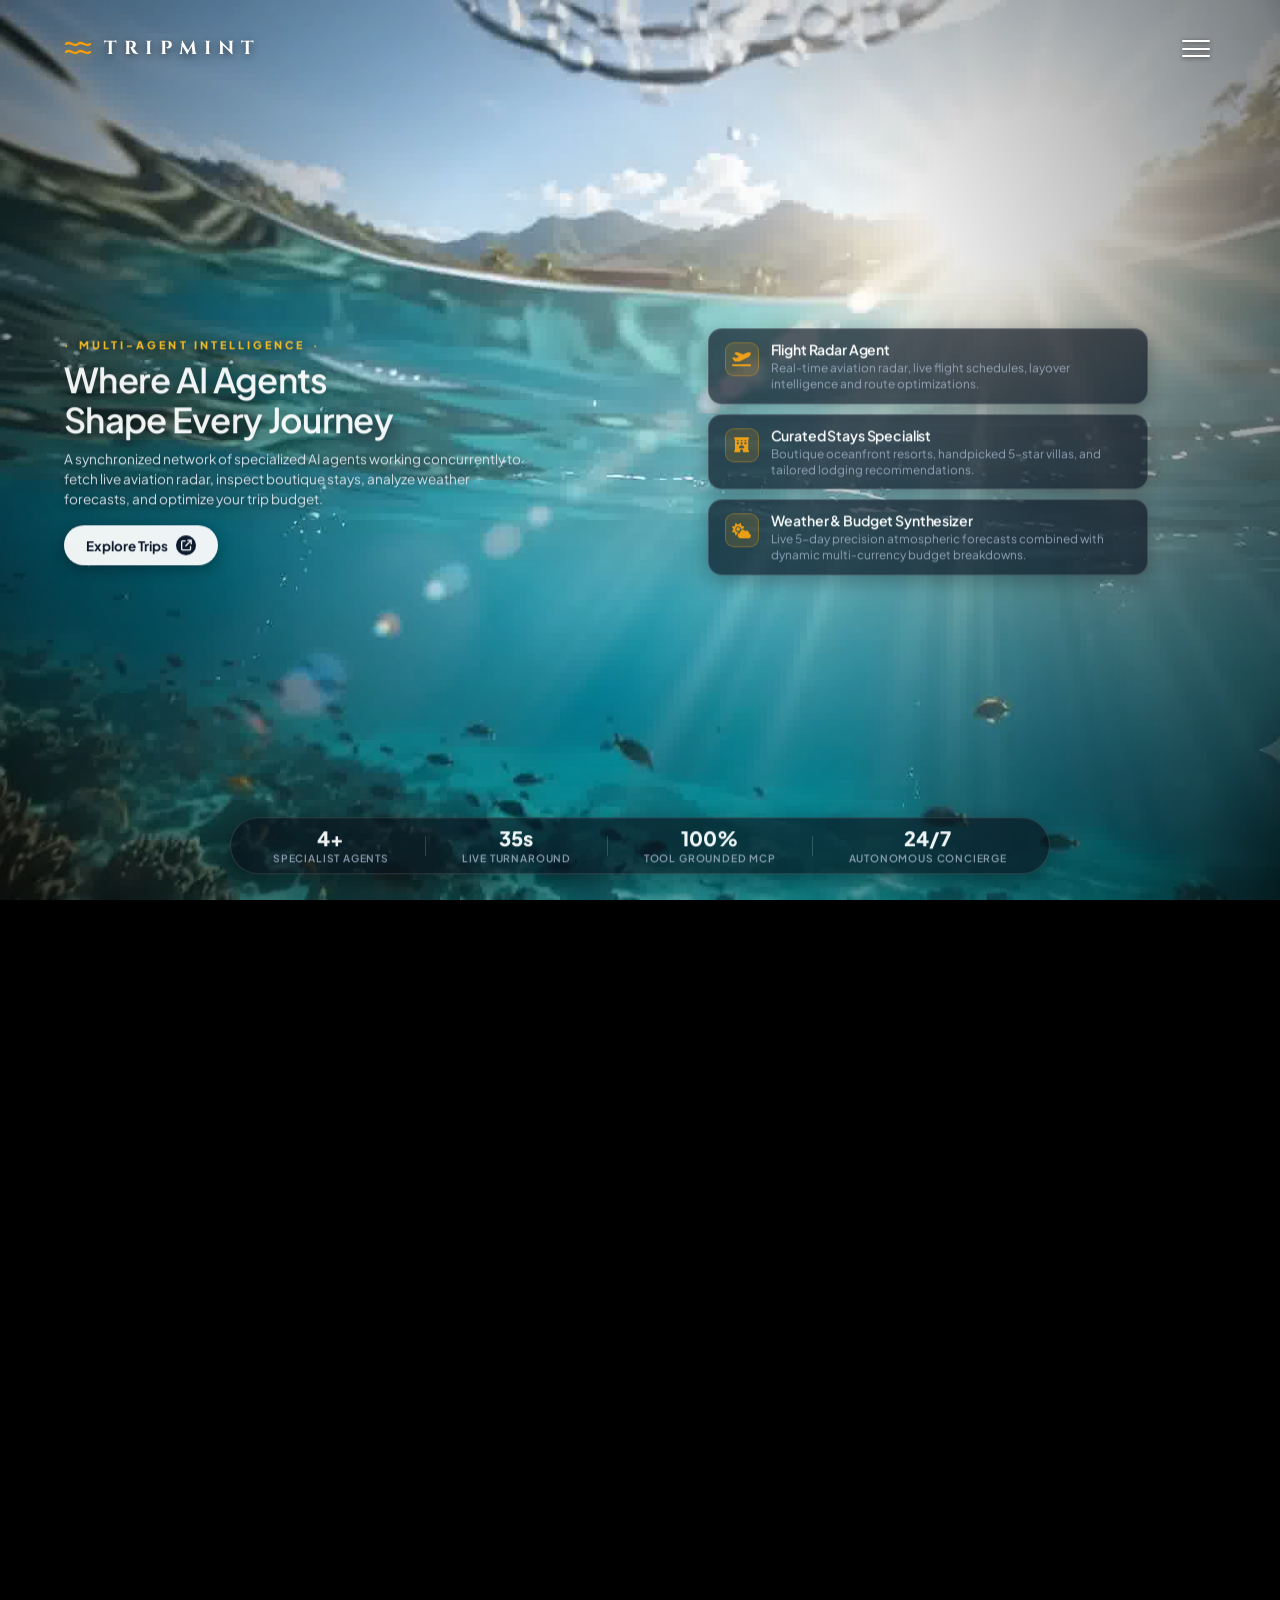
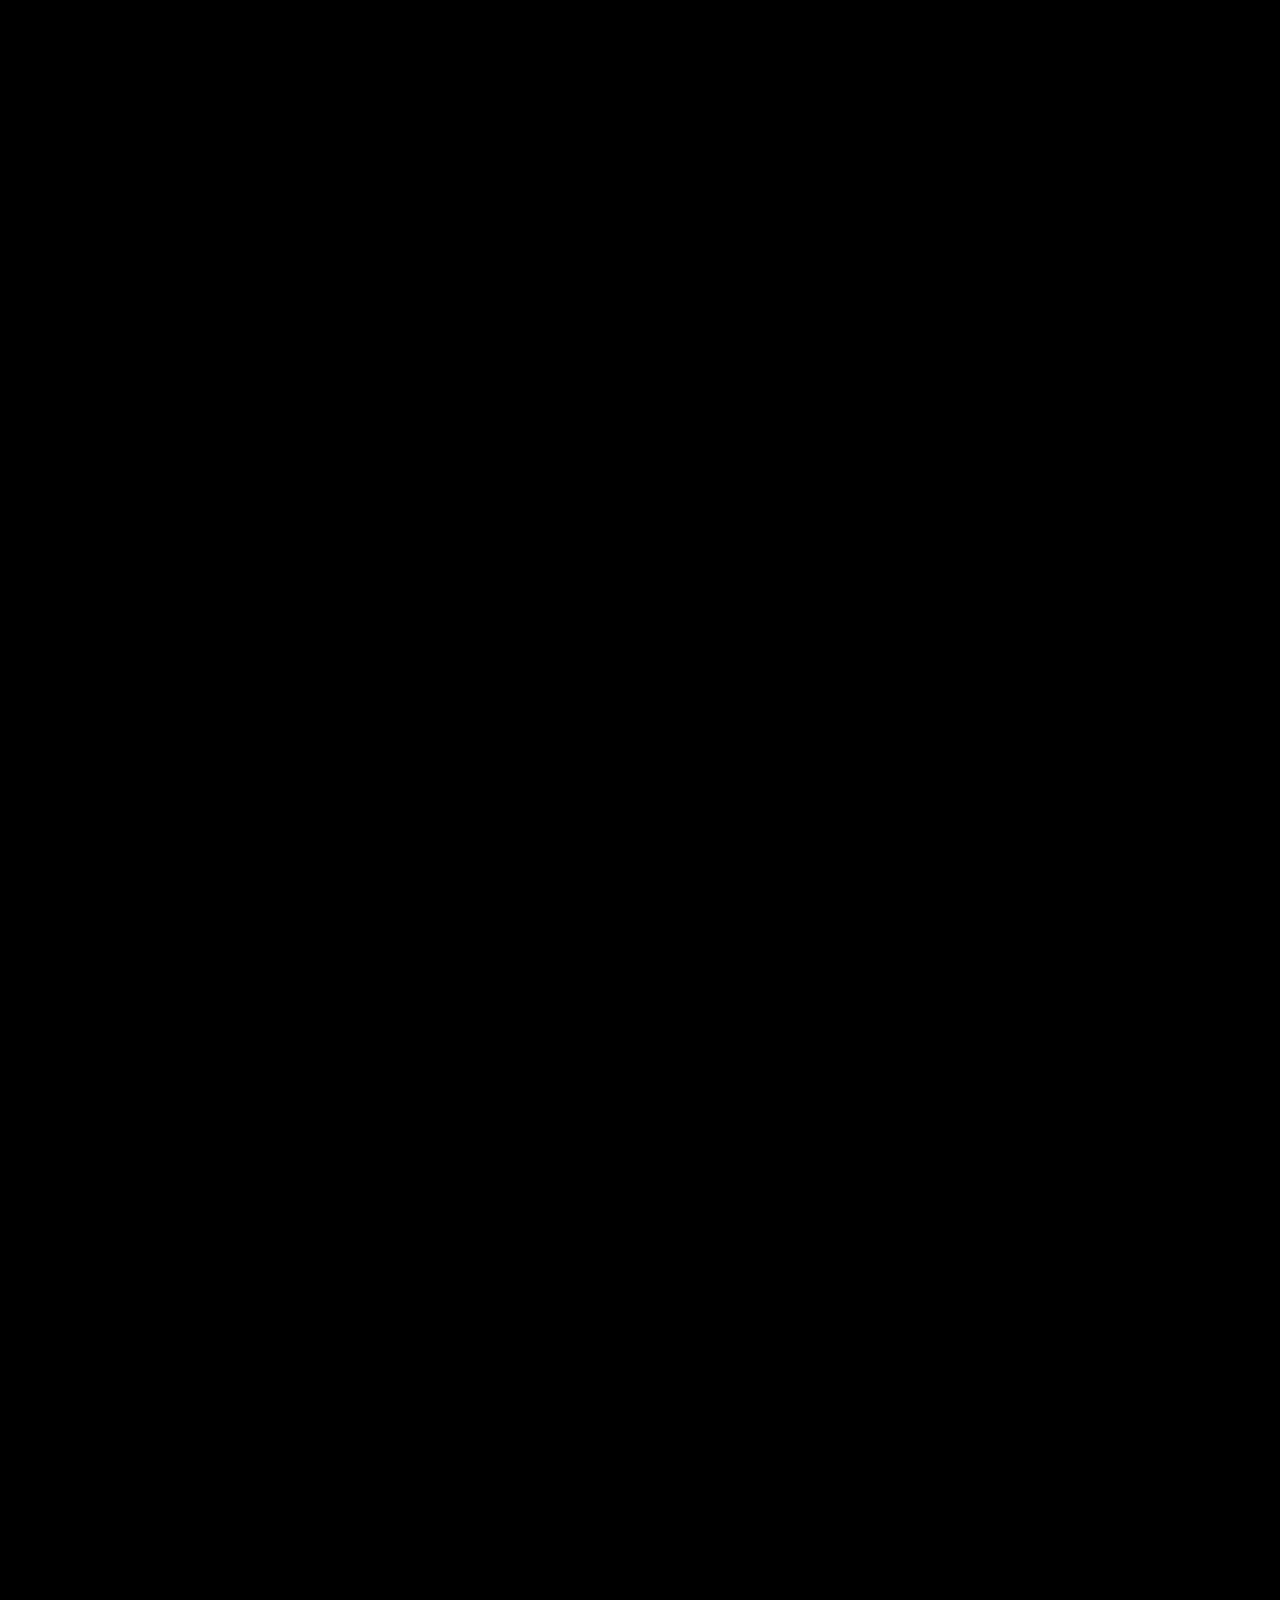
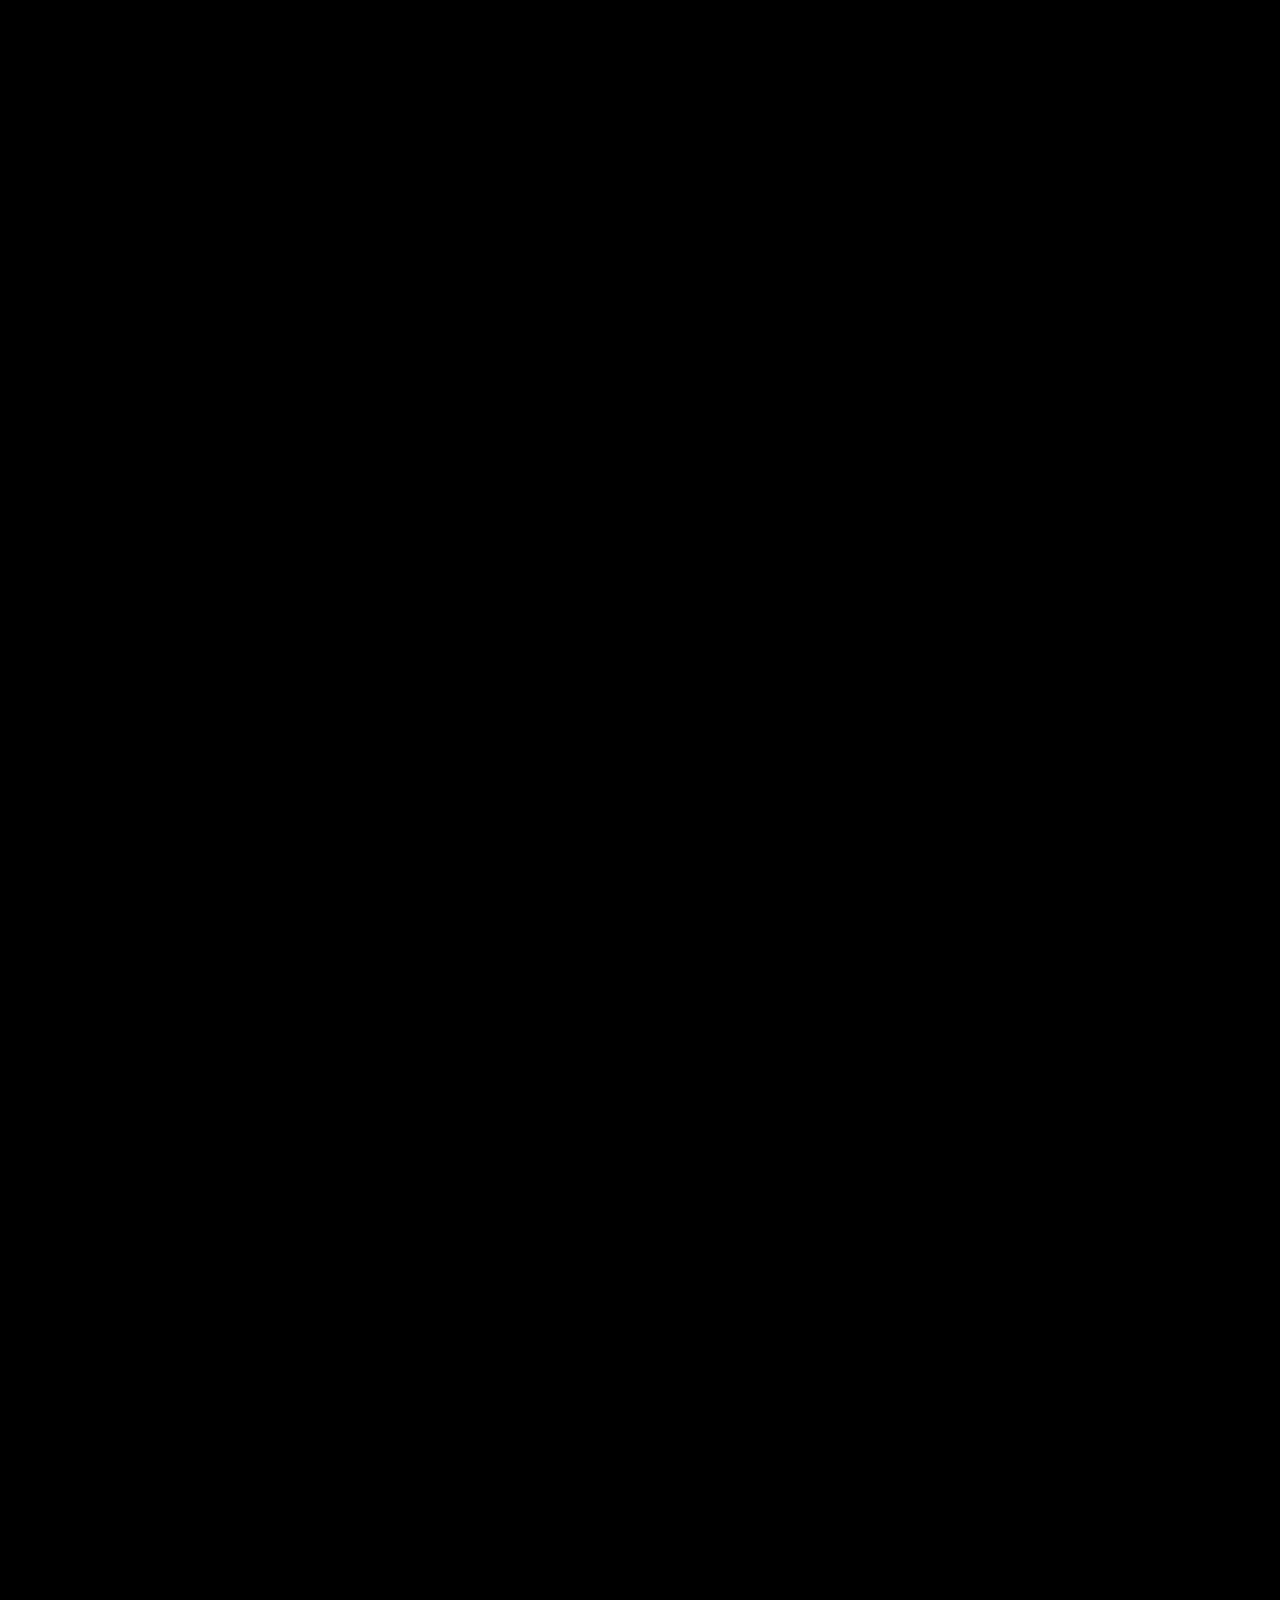
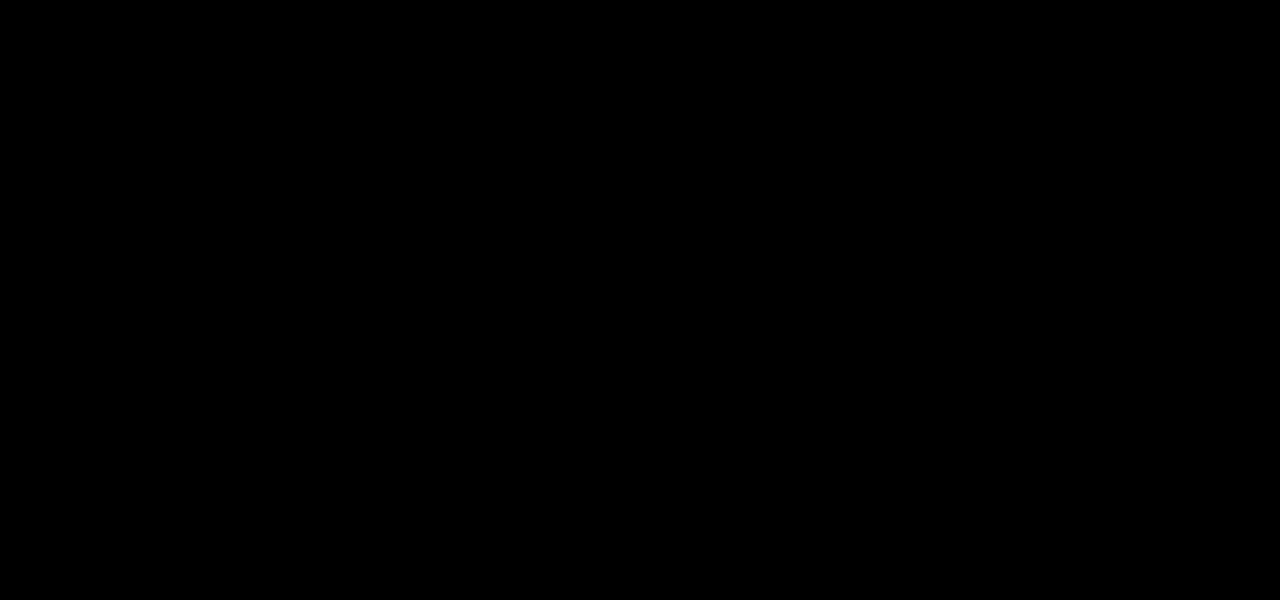
<file: templates/home.html>
<!DOCTYPE html>
<html lang="en">
<head>
    <meta charset="UTF-8">
    <meta name="viewport" content="width=device-width, initial-scale=1.0, user-scalable=no">
    <title>TripMint - Autonomous AI Travel Concierge</title>

    <!-- Luxury Typography from Google Fonts matching reference designs -->
    <link rel="preconnect" href="https://fonts.googleapis.com">
    <link rel="preconnect" href="https://fonts.gstatic.com" crossorigin>
    <link href="https://fonts.googleapis.com/css2?family=Cinzel:wght@400;600;700;800&family=Cormorant+Garamond:ital,wght@0,400;0,600;0,700;1,400;1,600&family=Plus+Jakarta+Sans:wght@300;400;500;600;700;800&display=swap" rel="stylesheet">
    
    <!-- FontAwesome 6 Icons -->
    <link rel="stylesheet" href="https://cdnjs.cloudflare.com/ajax/libs/font-awesome/6.5.1/css/all.min.css">

    <style>
        * {
            margin: 0;
            padding: 0;
            box-sizing: border-box;
        }

        html, body {
            width: 100%;
            height: 600vh;
            background-color: #000000;
            overflow-x: hidden;
            scroll-behavior: auto;
            -webkit-font-smoothing: antialiased;
            font-family: 'Plus Jakarta Sans', -apple-system, sans-serif;
            color: #FFFFFF;
        }

        /* Sleek scrollbar */
        ::-webkit-scrollbar {
            width: 5px;
        }

        ::-webkit-scrollbar-track {
            background: #000000;
        }

        ::-webkit-scrollbar-thumb {
            background: rgba(245, 158, 11, 0.4);
            border-radius: 4px;
        }

        ::-webkit-scrollbar-thumb:hover {
            background: rgba(245, 158, 11, 0.8);
        }

        /* Fixed Fullscreen Canvas */
        #canvas-container {
            position: fixed;
            top: 0;
            left: 0;
            width: 100vw;
            height: 100vh;
            z-index: 1;
            pointer-events: none;
            overflow: hidden;
            display: flex;
            align-items: center;
            justify-content: center;
        }

        canvas {
            display: block;
            width: 100vw;
            height: 100vh;
            object-fit: cover;
        }

        /* Vignette gradient overlay for luxury depth and legibility */
        .vignette-overlay {
            position: fixed;
            top: 0;
            left: 0;
            width: 100vw;
            height: 100vh;
            z-index: 2;
            pointer-events: none;
            background: radial-gradient(
                circle at 50% 40%,
                rgba(0, 0, 0, 0) 30%,
                rgba(0, 0, 0, 0.45) 85%,
                rgba(0, 0, 0, 0.75) 100%
            );
        }

        /* Minimal Preloader */
        #preloader {
            position: fixed;
            top: 0;
            left: 0;
            width: 100vw;
            height: 100vh;
            background: #000000;
            z-index: 999;
            display: flex;
            align-items: center;
            justify-content: center;
            transition: opacity 0.6s cubic-bezier(0.4, 0, 0.2, 1), visibility 0.6s;
        }

        .loader-track {
            width: 180px;
            height: 3px;
            background: rgba(255, 255, 255, 0.1);
            border-radius: 3px;
            overflow: hidden;
            position: relative;
        }

        .loader-bar {
            position: absolute;
            top: 0;
            left: 0;
            height: 100%;
            width: 0%;
            background: linear-gradient(90deg, #F59E0B, #FBBF24);
            box-shadow: 0 0 14px rgba(245, 158, 11, 0.8);
            transition: width 0.15s ease-out;
        }

        #preloader.loaded {
            opacity: 0;
            visibility: hidden;
        }

        /* Shared Fixed Top Bar */
        .site-top-bar {
            position: fixed;
            top: 0;
            left: 0;
            width: 100vw;
            padding: 34px 64px;
            z-index: 10;
            display: flex;
            justify-content: space-between;
            align-items: center;
            pointer-events: none;
        }

        @media (max-width: 900px) {
            .site-top-bar {
                padding: 22px 24px;
            }
        }

        .brand-wrap {
            display: flex;
            align-items: center;
            gap: 12px;
            text-decoration: none;
            pointer-events: auto;
        }

        .brand-icon {
            width: 28px;
            height: 20px;
            filter: drop-shadow(0 2px 8px rgba(245, 158, 11, 0.5));
        }

        .brand-name {
            font-family: 'Cinzel', serif;
            font-size: 1.18rem;
            font-weight: 700;
            letter-spacing: 0.38em;
            color: #FFFFFF;
            text-shadow: 0 2px 10px rgba(0, 0, 0, 0.6);
        }

        .nav-menu-btn {
            display: flex;
            flex-direction: column;
            gap: 5.5px;
            cursor: pointer;
            pointer-events: auto;
            padding: 6px;
            background: transparent;
            border: none;
        }

        .nav-menu-btn span {
            display: block;
            width: 28px;
            height: 2px;
            background-color: #FFFFFF;
            border-radius: 2px;
            transition: transform 0.25s, opacity 0.25s;
            box-shadow: 0 1px 4px rgba(0, 0, 0, 0.6);
        }

        .nav-menu-btn:hover span {
            background-color: #F59E0B;
        }

        /* ==========================================================================
           SECTION 1: HERO OVERLAY (CHAPTER 1: UNDERWATER REEF & MOUNTAINS)
           ========================================================================== */
        .hero-overlay {
            position: fixed;
            top: 0;
            left: 0;
            width: 100vw;
            height: 100vh;
            z-index: 5;
            pointer-events: none;
            display: flex;
            flex-direction: column;
            justify-content: space-between;
            padding: 100px 64px 38px;
            transition: opacity 0.35s ease-out, transform 0.35s ease-out;
        }

        @media (max-width: 900px) {
            .hero-overlay {
                padding: 85px 24px 28px;
            }
        }

        .hero-middle-content {
            display: flex;
            justify-content: space-between;
            align-items: center;
            width: 100%;
        }

        @media (max-width: 840px) {
            .hero-middle-content {
                flex-direction: column;
                align-items: flex-start;
                gap: 28px;
            }
        }

        .hero-content-left {
            max-width: 680px;
            pointer-events: auto;
        }

        .hero-eyebrow {
            font-size: 0.72rem;
            font-weight: 700;
            letter-spacing: 0.36em;
            color: #FBBF24;
            text-transform: uppercase;
            margin-bottom: 18px;
            text-shadow: 0 2px 8px rgba(0, 0, 0, 0.8);
            display: flex;
            align-items: center;
            gap: 8px;
        }

        .hero-pretitle {
            font-family: 'Cinzel', serif;
            font-size: 1.25rem;
            font-weight: 600;
            letter-spacing: 0.52em;
            color: #F1F5F9;
            text-transform: uppercase;
            margin-bottom: 6px;
            text-shadow: 0 2px 14px rgba(0, 0, 0, 0.75);
        }

        @media (max-width: 640px) {
            .hero-pretitle {
                font-size: 1rem;
                letter-spacing: 0.35em;
            }
        }

        .hero-main-title {
            font-family: 'Cormorant Garamond', Georgia, serif;
            font-size: clamp(3.8rem, 7.8vw, 6.6rem);
            font-weight: 600;
            line-height: 0.94;
            letter-spacing: -0.015em;
            color: #FFFFFF;
            margin: 0 0 14px 0;
            text-shadow: 0 6px 30px rgba(0, 0, 0, 0.85);
            display: block;
        }

        .gold-cap {
            color: #F59E0B;
            background: linear-gradient(135deg, #FDE68A 0%, #F59E0B 45%, #D97706 100%);
            -webkit-background-clip: text;
            -webkit-text-fill-color: transparent;
            font-style: italic;
            padding-right: 2px;
            display: inline-block;
            filter: drop-shadow(0 4px 18px rgba(245, 158, 11, 0.45));
        }

        .hero-submarker {
            font-size: 0.74rem;
            font-weight: 600;
            letter-spacing: 0.42em;
            color: rgba(255, 255, 255, 0.7);
            margin-bottom: 18px;
            text-shadow: 0 2px 8px rgba(0, 0, 0, 0.7);
        }

        .hero-lead-text {
            font-size: 0.84rem;
            font-weight: 500;
            letter-spacing: 0.14em;
            color: #E2E8F0;
            text-transform: uppercase;
            line-height: 1.5;
            max-width: 440px;
            margin-bottom: 22px;
            text-shadow: 0 2px 10px rgba(0, 0, 0, 0.8);
        }

        .gold-highlight {
            color: #F59E0B;
            font-weight: 700;
        }

        .hero-features-list {
            display: flex;
            align-items: center;
            gap: 10px;
            flex-wrap: wrap;
            margin-top: 6px;
        }

        .feature-item {
            display: inline-flex;
            align-items: center;
            gap: 6px;
            font-size: 0.74rem;
            font-weight: 600;
            letter-spacing: 0.12em;
            color: #FFFFFF;
            background: rgba(0, 0, 0, 0.35);
            backdrop-filter: blur(8px);
            border: 1px solid rgba(255, 255, 255, 0.16);
            padding: 5px 12px;
            border-radius: 9999px;
            text-shadow: 0 1px 4px rgba(0, 0, 0, 0.8);
            transition: all 0.25s ease;
        }

        .feature-item i {
            color: #F59E0B;
            font-size: 0.78rem;
        }

        .feature-item:hover {
            border-color: #F59E0B;
            background: rgba(245, 158, 11, 0.15);
            transform: translateY(-2px);
        }

        .feature-divider {
            color: rgba(255, 255, 255, 0.4);
            font-size: 0.75rem;
        }

        .hero-right-actions {
            display: flex;
            flex-direction: column;
            gap: 14px;
            pointer-events: auto;
            margin-right: 8px;
        }

        @media (max-width: 840px) {
            .hero-right-actions {
                flex-direction: row;
                margin-right: 0;
            }
        }

        .btn-hero-pill {
            display: inline-flex;
            align-items: center;
            justify-content: center;
            gap: 9px;
            padding: 12px 26px;
            border-radius: 9999px;
            font-size: 0.86rem;
            font-weight: 600;
            letter-spacing: 0.05em;
            text-decoration: none;
            color: #FFFFFF;
            backdrop-filter: blur(14px);
            -webkit-backdrop-filter: blur(14px);
            transition: all 0.25s ease;
            white-space: nowrap;
        }

        .btn-hero-pill.explore-btn {
            background: rgba(15, 23, 42, 0.45);
            border: 1.5px solid rgba(245, 158, 11, 0.75);
            box-shadow: 0 4px 20px rgba(245, 158, 11, 0.25);
        }

        .btn-hero-pill.explore-btn:hover {
            background: rgba(245, 158, 11, 0.25);
            border-color: #F59E0B;
            transform: translateY(-2px);
            box-shadow: 0 6px 25px rgba(245, 158, 11, 0.4);
        }

        .btn-hero-pill.watch-btn {
            background: rgba(15, 23, 42, 0.35);
            border: 1.5px solid rgba(255, 255, 255, 0.25);
            box-shadow: 0 4px 16px rgba(0, 0, 0, 0.3);
        }

        .btn-hero-pill.watch-btn:hover {
            background: rgba(255, 255, 255, 0.15);
            border-color: rgba(255, 255, 255, 0.5);
            transform: translateY(-2px);
        }

        .pill-wave {
            color: #F59E0B;
            font-weight: bold;
            font-size: 1rem;
        }

        .hero-bottom-bar {
            display: flex;
            align-items: center;
            justify-content: flex-end;
            width: 100%;
        }

        .bottom-scroll-cue {
            display: flex;
            align-items: center;
            justify-content: flex-end;
            gap: 12px;
            pointer-events: auto;
            cursor: pointer;
        }

        .scroll-cue-text {
            font-size: 0.74rem;
            font-weight: 700;
            letter-spacing: 0.24em;
            color: #FFFFFF;
            text-transform: uppercase;
            text-shadow: 0 1px 6px rgba(0, 0, 0, 0.7);
        }

        .scroll-cue-circle {
            width: 32px;
            height: 32px;
            border-radius: 50%;
            border: 1.5px solid rgba(245, 158, 11, 0.85);
            display: flex;
            align-items: center;
            justify-content: center;
            color: #F59E0B;
            font-size: 0.8rem;
            box-shadow: 0 0 12px rgba(245, 158, 11, 0.35);
            animation: pulseBounce 2.2s ease-in-out infinite;
        }

        @keyframes pulseBounce {
            0%, 100% {
                transform: translateY(0);
                box-shadow: 0 0 10px rgba(245, 158, 11, 0.3);
            }
            50% {
                transform: translateY(4px);
                box-shadow: 0 0 18px rgba(245, 158, 11, 0.65);
            }
        }

        /* ==========================================================================
           SECTION 2: AI AGENT SHOWCASE OVERLAY (CHAPTER 2: OCEAN APPROACH)
           COMPACT LAYOUT WITH BALANCED TYPOGRAPHY
           ========================================================================== */
        .agent-overlay {
            position: fixed;
            top: 0;
            left: 0;
            width: 100vw;
            height: 100vh;
            z-index: 5;
            pointer-events: none;
            display: flex;
            flex-direction: column;
            justify-content: space-between;
            padding: 90px 64px 28px;
            opacity: 0;
            transform: translateY(30px);
            transition: opacity 0.35s ease-out, transform 0.35s ease-out;
        }

        @media (max-width: 900px) {
            .agent-overlay {
                padding: 80px 24px 24px;
            }
        }

        .agent-middle-grid {
            display: grid;
            grid-template-columns: 1.15fr 0.95fr;
            gap: 28px;
            align-items: center;
            width: 100%;
        }

        @media (max-width: 980px) {
            .agent-middle-grid {
                grid-template-columns: 1fr;
                gap: 20px;
            }
        }

        .agent-left-col {
            pointer-events: auto;
            max-width: 520px;
        }

        .agent-category-tag {
            font-size: 0.68rem;
            font-weight: 800;
            letter-spacing: 0.28em;
            color: #FBBF24;
            text-transform: uppercase;
            margin-bottom: 8px;
            text-shadow: 0 2px 10px rgba(0, 0, 0, 0.85);
            display: flex;
            align-items: center;
            gap: 8px;
        }

        .agent-headline {
            font-family: 'Plus Jakarta Sans', sans-serif;
            font-size: clamp(1.65rem, 2.7vw, 2.25rem);
            font-weight: 600;
            line-height: 1.16;
            letter-spacing: -0.02em;
            color: #FFFFFF;
            margin: 0 0 10px 0;
            text-shadow: 0 4px 20px rgba(0, 0, 0, 0.9);
        }

        .agent-lead-text {
            font-size: 0.85rem;
            color: #E2E8F0;
            line-height: 1.48;
            margin-bottom: 16px;
            text-shadow: 0 2px 10px rgba(0, 0, 0, 0.85);
            max-width: 460px;
        }

        .agent-actions-row {
            display: flex;
            align-items: center;
            gap: 16px;
        }

        .btn-primary-white {
            display: inline-flex;
            align-items: center;
            gap: 8px;
            background: #FFFFFF;
            color: #0F172A;
            border-radius: 9999px;
            padding: 10px 22px;
            font-size: 0.84rem;
            font-weight: 700;
            text-decoration: none;
            transition: all 0.25s ease;
            box-shadow: 0 4px 16px rgba(0, 0, 0, 0.35);
        }

        .btn-primary-white:hover {
            transform: translateY(-2px);
            background: #F8FAFC;
            box-shadow: 0 6px 20px rgba(255, 255, 255, 0.35);
        }

        .btn-primary-white .arrow-icon {
            width: 20px;
            height: 20px;
            border-radius: 50%;
            background: #0F172A;
            color: #FFFFFF;
            display: flex;
            align-items: center;
            justify-content: center;
            font-size: 0.68rem;
        }

        .agent-feature-stack {
            display: flex;
            flex-direction: column;
            gap: 10px;
            pointer-events: auto;
            max-width: 440px;
        }

        .agent-box-card {
            background: rgba(11, 19, 32, 0.72);
            border: 1px solid rgba(255, 255, 255, 0.14);
            border-radius: 14px;
            padding: 11px 16px;
            backdrop-filter: blur(18px);
            -webkit-backdrop-filter: blur(18px);
            display: flex;
            align-items: flex-start;
            gap: 12px;
            transition: all 0.3s cubic-bezier(0.4, 0, 0.2, 1);
            box-shadow: 0 6px 20px rgba(0, 0, 0, 0.3);
        }

        .agent-box-card:hover {
            border-color: rgba(245, 158, 11, 0.55);
            background: rgba(16, 26, 44, 0.85);
            transform: translateX(-3px);
            box-shadow: 0 8px 25px rgba(245, 158, 11, 0.16);
        }

        .agent-box-icon {
            width: 34px;
            height: 34px;
            border-radius: 9px;
            background: rgba(245, 158, 11, 0.15);
            border: 1px solid rgba(245, 158, 11, 0.35);
            color: #F59E0B;
            display: flex;
            align-items: center;
            justify-content: center;
            font-size: 0.95rem;
            flex-shrink: 0;
            margin-top: 2px;
        }

        .agent-box-info h3 {
            font-family: 'Plus Jakarta Sans', sans-serif;
            font-size: 0.88rem;
            font-weight: 600;
            color: #FFFFFF;
            margin: 0 0 2px 0;
            letter-spacing: -0.01em;
        }

        .agent-box-info p {
            font-size: 0.74rem;
            color: #94A3B8;
            line-height: 1.35;
            margin: 0;
        }

        .agent-bottom-strip {
            width: 100%;
            display: flex;
            justify-content: center;
            pointer-events: auto;
            margin-top: 6px;
        }

        .agent-stats-capsule {
            display: flex;
            align-items: center;
            justify-content: space-around;
            width: 100%;
            max-width: 820px;
            background: rgba(10, 16, 26, 0.68);
            border: 1px solid rgba(255, 255, 255, 0.14);
            border-radius: 9999px;
            padding: 9px 24px;
            backdrop-filter: blur(18px);
            -webkit-backdrop-filter: blur(18px);
            box-shadow: 0 8px 25px rgba(0, 0, 0, 0.4);
        }

        .stat-cell {
            display: flex;
            flex-direction: column;
            align-items: center;
            text-align: center;
        }

        .stat-num {
            font-family: 'Plus Jakarta Sans', sans-serif;
            font-size: 1.25rem;
            font-weight: 800;
            color: #FFFFFF;
            line-height: 1.1;
        }

        .stat-label {
            font-size: 0.64rem;
            font-weight: 600;
            letter-spacing: 0.08em;
            color: #94A3B8;
            text-transform: uppercase;
            margin-top: 2px;
        }

        .stat-cell-divider {
            width: 1px;
            height: 20px;
            background: rgba(255, 255, 255, 0.18);
        }

        @media (max-width: 760px) {
            .agent-stats-capsule {
                flex-wrap: wrap;
                border-radius: 20px;
                gap: 16px;
                padding: 14px 18px;
            }
            .stat-cell-divider {
                display: none;
            }
        }

        /* ==========================================================================
           SECTION 3: TOUR CITY DESTINATIONS CAROUSEL OVERLAY (EXACT TO REFERENCE 3)
           ========================================================================== */
        .destinations-overlay {
            position: fixed;
            top: 0;
            left: 0;
            width: 100vw;
            height: 100vh;
            z-index: 5;
            pointer-events: none;
            display: flex;
            flex-direction: column;
            justify-content: space-between;
            padding: 100px 64px 44px;
            opacity: 0;
            transform: translateY(30px);
            transition: opacity 0.35s ease-out, transform 0.35s ease-out;
        }

        @media (max-width: 900px) {
            .destinations-overlay {
                padding: 85px 20px 30px;
            }
        }

        /* 4 Horizontal Luxury Destination Cards Grid */
        .dest-cards-row {
            display: grid;
            grid-template-columns: repeat(4, 1fr);
            gap: 20px;
            width: 100%;
            max-width: 1340px;
            margin: 0 auto;
            pointer-events: auto;
        }

        @media (max-width: 1100px) {
            .dest-cards-row {
                grid-template-columns: repeat(2, 1fr);
                gap: 16px;
            }
        }

        @media (max-width: 600px) {
            .dest-cards-row {
                grid-template-columns: 1fr;
                gap: 14px;
            }
        }

        .dest-card-item {
            position: relative;
            height: 340px;
            border-radius: 26px;
            overflow: hidden;
            border: 1px solid rgba(255, 255, 255, 0.16);
            box-shadow: 0 16px 40px rgba(0, 0, 0, 0.55);
            text-decoration: none;
            color: #FFFFFF;
            display: flex;
            flex-direction: column;
            justify-content: space-between;
            padding: 22px;
            background: #0A0F1D;
            transition: all 0.35s cubic-bezier(0.4, 0, 0.2, 1);
        }

        @media (max-width: 900px) {
            .dest-card-item {
                height: 280px;
            }
        }

        .dest-card-item:hover {
            transform: translateY(-8px);
            border-color: rgba(245, 158, 11, 0.7);
            box-shadow: 0 20px 48px rgba(245, 158, 11, 0.25);
        }

        /* Card Background Image with Smooth Hover Zoom */
        .dest-card-bg {
            position: absolute;
            inset: 0;
            width: 100%;
            height: 100%;
            object-fit: cover;
            z-index: 1;
            transition: transform 0.65s cubic-bezier(0.4, 0, 0.2, 1), filter 0.35s ease;
            filter: brightness(0.92) contrast(1.05);
        }

        .dest-card-item:hover .dest-card-bg {
            transform: scale(1.08);
            filter: brightness(1.02) contrast(1.08);
        }

        /* Dark Gradient Shading for Text Legibility */
        .dest-card-gradient {
            position: absolute;
            inset: 0;
            z-index: 2;
            background: linear-gradient(
                180deg,
                rgba(0, 0, 0, 0.35) 0%,
                rgba(0, 0, 0, 0) 35%,
                rgba(0, 0, 0, 0.75) 75%,
                rgba(0, 0, 0, 0.94) 100%
            );
            pointer-events: none;
        }

        /* Top-Left Circular Number Pill (01, 02, 03, 04) */
        .dest-num-pill {
            position: relative;
            z-index: 3;
            width: 38px;
            height: 38px;
            border-radius: 50%;
            background: rgba(10, 16, 26, 0.65);
            border: 1px solid rgba(255, 255, 255, 0.22);
            backdrop-filter: blur(12px);
            -webkit-backdrop-filter: blur(12px);
            display: flex;
            align-items: center;
            justify-content: center;
            font-family: 'Plus Jakarta Sans', sans-serif;
            font-size: 0.82rem;
            font-weight: 700;
            color: #FFFFFF;
            letter-spacing: 0.05em;
        }

        /* Bottom Content of Card */
        .dest-card-info {
            position: relative;
            z-index: 3;
            display: flex;
            flex-direction: column;
            gap: 12px;
        }

        .dest-title-wrap {
            display: flex;
            flex-direction: column;
            gap: 4px;
        }

        .dest-city-title {
            font-family: 'Cormorant Garamond', Georgia, serif;
            font-size: 1.65rem;
            font-weight: 600;
            color: #FFFFFF;
            line-height: 1.1;
            margin: 0;
            letter-spacing: -0.01em;
            text-shadow: 0 2px 10px rgba(0, 0, 0, 0.8);
        }

        .dest-city-sub {
            font-size: 0.78rem;
            font-weight: 500;
            color: #CBD5E1;
            letter-spacing: 0.06em;
            text-transform: uppercase;
        }

        /* Social / Action Circle Icons on Bottom-Left */
        .dest-card-icons {
            display: flex;
            align-items: center;
            gap: 8px;
        }

        .dest-circle-btn {
            width: 28px;
            height: 28px;
            border-radius: 50%;
            background: rgba(255, 255, 255, 0.15);
            border: 1px solid rgba(255, 255, 255, 0.25);
            backdrop-filter: blur(8px);
            display: flex;
            align-items: center;
            justify-content: center;
            color: #FFFFFF;
            font-size: 0.74rem;
            transition: all 0.2s ease;
        }

        .dest-circle-btn:hover {
            background: #F59E0B;
            border-color: #F59E0B;
            color: #0F172A;
            transform: scale(1.1);
        }

        /* Bottom Pill: View All Destinations */
        .dest-bottom-actions {
            display: flex;
            justify-content: center;
            width: 100%;
            pointer-events: auto;
            margin-top: 20px;
        }

        .btn-view-all-dest {
            display: inline-flex;
            align-items: center;
            gap: 10px;
            background: rgba(10, 16, 26, 0.75);
            border: 1.5px solid rgba(245, 158, 11, 0.75);
            padding: 13px 34px;
            border-radius: 9999px;
            color: #FFFFFF;
            font-size: 0.92rem;
            font-weight: 700;
            letter-spacing: 0.05em;
            text-decoration: none;
            backdrop-filter: blur(14px);
            -webkit-backdrop-filter: blur(14px);
            box-shadow: 0 6px 24px rgba(245, 158, 11, 0.22);
            transition: all 0.25s ease;
        }

        .btn-view-all-dest:hover {
            background: rgba(245, 158, 11, 0.22);
            border-color: #F59E0B;
            transform: translateY(-2px);
            box-shadow: 0 8px 30px rgba(245, 158, 11, 0.35);
        }

        .btn-view-all-dest i {
            color: #F59E0B;
            transition: transform 0.2s ease;
        }

        .btn-view-all-dest:hover i {
            transform: translateX(4px);
        }

        /* Invisible scroll track spacer (600vh allows silky 60fps scrubbing across all 3 chapters) */
        .scroll-track {
            height: 600vh;
            width: 100%;
            position: relative;
            z-index: 0;
        }
    </style>
</head>
<body>

    <!-- Minimal Zero-Text Preloader -->
    <div id="preloader">
        <div class="loader-track">
            <div class="loader-bar" id="loader-bar"></div>
        </div>
    </div>

    <!-- Pinned Fullscreen Canvas -->
    <div id="canvas-container">
        <canvas id="scroll-canvas"></canvas>
    </div>

    <!-- Subtle Cinematic Vignette Overlay -->
    <div class="vignette-overlay"></div>

    <!-- Shared Top Navigation Bar -->
    <nav class="site-top-bar">
        <a href="/" class="brand-wrap">
            <svg class="brand-icon" viewBox="0 0 28 20" fill="none">
                <path d="M2 5C6 1 10 9 14 5C18 1 22 9 26 5" stroke="#F59E0B" stroke-width="2.4" stroke-linecap="round"/>
                <path d="M2 13C6 9 10 17 14 13C18 9 22 17 26 13" stroke="#F59E0B" stroke-width="2.4" stroke-linecap="round"/>
            </svg>
            <span class="brand-name">TRIPMINT</span>
        </a>

        <button type="button" class="nav-menu-btn" aria-label="Toggle Navigation">
            <span></span>
            <span></span>
            <span></span>
        </button>
    </nav>

    <!-- =======================================================================
         SECTION 1: HERO OVERLAY (CHAPTER 1: UNDERWATER REEF & MOUNTAINS)
         ======================================================================= -->
    <header class="hero-overlay" id="hero-overlay">
        
        <div></div>

        <div class="hero-middle-content">
            <div class="hero-content-left">
                <div class="hero-eyebrow">
                    <span>·</span> AUTONOMOUS MULTI-AGENT INTELLIGENCE <span>·</span>
                </div>

                <div class="hero-pretitle">A I &nbsp;· &nbsp;P O W E R E D</div>

                <h1 class="hero-main-title">
                    <span class="gold-cap">T</span>ravel Planner
                </h1>

                <p class="hero-lead-text">
                    A NEW ERA OF AUTONOMOUS TRAVEL WITH <span class="gold-highlight">CURATED ITINERARIES.</span>
                </p>

                <div class="hero-features-list">
                    <span class="feature-item"><i class="fa-solid fa-cloud-sun"></i> LIVE WEATHER</span>
                    <span class="feature-divider">·</span>
                    <span class="feature-item"><i class="fa-solid fa-plane-departure"></i> FLIGHT RADAR</span>
                    <span class="feature-divider">·</span>
                    <span class="feature-item"><i class="fa-solid fa-hotel"></i> CURATED STAYS</span>
                    <span class="feature-divider">·</span>
                    <span class="feature-item"><i class="fa-solid fa-wallet"></i> BUDGET ANALYSIS</span>
                </div>
            </div>

            <div class="hero-right-actions">
                <a href="/planner" class="btn-hero-pill explore-btn">
                    <span class="pill-wave">~</span> Explore Trips <i class="fa-solid fa-arrow-right"></i>
                </a>
            </div>
        </div>

        <div class="hero-bottom-bar">
            <div class="bottom-scroll-cue" id="scroll-cue-btn">
                <span class="scroll-cue-text">SCROLL TO EXPLORE</span>
                <div class="scroll-cue-circle">
                    <i class="fa-solid fa-arrow-down"></i>
                </div>
            </div>
        </div>

    </header>

    <!-- =======================================================================
         SECTION 2: AI AGENT SHOWCASE OVERLAY (CHAPTER 2: OCEAN APPROACH)
         ======================================================================= -->
    <section class="agent-overlay" id="agent-overlay">
        
        <div></div>

        <div class="agent-middle-grid">
            
            <div class="agent-left-col">
                <div class="agent-category-tag">
                    <span>·</span> MULTI-AGENT INTELLIGENCE <span>·</span>
                </div>

                <h2 class="agent-headline">
                    Where AI Agents<br>
                    Shape Every Journey
                </h2>

                <p class="agent-lead-text">
                    A synchronized network of specialized AI agents working concurrently to fetch live aviation radar, inspect boutique stays, analyze weather forecasts, and optimize your trip budget.
                </p>

                <div class="agent-actions-row">
                    <a href="/planner" class="btn-primary-white">
                        Explore Trips <span class="arrow-icon"><i class="fa-solid fa-arrow-up-right-from-square"></i></span>
                    </a>
                </div>
            </div>

            <div class="agent-feature-stack">
                
                <div class="agent-box-card">
                    <div class="agent-box-icon">
                        <i class="fa-solid fa-plane-departure"></i>
                    </div>
                    <div class="agent-box-info">
                        <h3>Flight Radar Agent</h3>
                        <p>Real-time aviation radar, live flight schedules, layover intelligence and route optimizations.</p>
                    </div>
                </div>

                <div class="agent-box-card">
                    <div class="agent-box-icon">
                        <i class="fa-solid fa-hotel"></i>
                    </div>
                    <div class="agent-box-info">
                        <h3>Curated Stays Specialist</h3>
                        <p>Boutique oceanfront resorts, handpicked 5-star villas, and tailored lodging recommendations.</p>
                    </div>
                </div>

                <div class="agent-box-card">
                    <div class="agent-box-icon">
                        <i class="fa-solid fa-cloud-sun"></i>
                    </div>
                    <div class="agent-box-info">
                        <h3>Weather & Budget Synthesizer</h3>
                        <p>Live 5-day precision atmospheric forecasts combined with dynamic multi-currency budget breakdowns.</p>
                    </div>
                </div>

            </div>

        </div>

        <div class="agent-bottom-strip">
            <div class="agent-stats-capsule">
                <div class="stat-cell">
                    <span class="stat-num">4+</span>
                    <span class="stat-label">Specialist Agents</span>
                </div>
                <div class="stat-cell-divider"></div>
                <div class="stat-cell">
                    <span class="stat-num">35s</span>
                    <span class="stat-label">Live Turnaround</span>
                </div>
                <div class="stat-cell-divider"></div>
                <div class="stat-cell">
                    <span class="stat-num">100%</span>
                    <span class="stat-label">Tool Grounded MCP</span>
                </div>
                <div class="stat-cell-divider"></div>
                <div class="stat-cell">
                    <span class="stat-num">24/7</span>
                    <span class="stat-label">Autonomous Concierge</span>
                </div>
            </div>
        </div>

    </section>

    <!-- =======================================================================
         SECTION 3: TOUR CITY DESTINATIONS OVERLAY (CHAPTER 3: RESORT & CITY CAROUSEL)
         EXACT MATCH TO REFERENCE 3 (4 LUXURY CITY CARDS + VIEW ALL BUTTON)
         ======================================================================= -->
    <section class="destinations-overlay" id="dest-overlay">
        
        <div></div>

        <!-- 4 Tour City Destination Cards Grid -->
        <div class="dest-cards-row">
            
            <!-- Card 1: Tokyo & Kyoto -->
            <a href="/planner" class="dest-card-item">
                <img src="/static/dest_tokyo.jpg" alt="Tokyo, Japan" class="dest-card-bg" loading="lazy">
                <div class="dest-card-gradient"></div>
                
                <div class="dest-num-pill">01</div>
                
                <div class="dest-card-info">
                    <div class="dest-title-wrap">
                        <h3 class="dest-city-title">Tokyo & Kyoto</h3>
                        <span class="dest-city-sub">Honshu, Japan</span>
                    </div>
                    <div class="dest-card-icons">
                        <span class="dest-circle-btn"><i class="fa-brands fa-facebook-f"></i></span>
                        <span class="dest-circle-btn"><i class="fa-brands fa-instagram"></i></span>
                    </div>
                </div>
            </a>

            <!-- Card 2: Santorini Caldera -->
            <a href="/planner" class="dest-card-item">
                <img src="/static/dest_santorini.jpg" alt="Santorini, Greece" class="dest-card-bg" loading="lazy">
                <div class="dest-card-gradient"></div>
                
                <div class="dest-num-pill">02</div>
                
                <div class="dest-card-info">
                    <div class="dest-title-wrap">
                        <h3 class="dest-city-title">Santorini & Oia</h3>
                        <span class="dest-city-sub">Cyclades, Greece</span>
                    </div>
                    <div class="dest-card-icons">
                        <span class="dest-circle-btn"><i class="fa-brands fa-facebook-f"></i></span>
                        <span class="dest-circle-btn"><i class="fa-brands fa-instagram"></i></span>
                    </div>
                </div>
            </a>

            <!-- Card 3: Reykjavik & Aurora -->
            <a href="/planner" class="dest-card-item">
                <img src="/static/dest_iceland.jpg" alt="Reykjavik, Iceland" class="dest-card-bg" loading="lazy">
                <div class="dest-card-gradient"></div>
                
                <div class="dest-num-pill">03</div>
                
                <div class="dest-card-info">
                    <div class="dest-title-wrap">
                        <h3 class="dest-city-title">Reykjavik & Aurora</h3>
                        <span class="dest-city-sub">Golden Circle, Iceland</span>
                    </div>
                    <div class="dest-card-icons">
                        <span class="dest-circle-btn"><i class="fa-brands fa-facebook-f"></i></span>
                        <span class="dest-circle-btn"><i class="fa-brands fa-instagram"></i></span>
                    </div>
                </div>
            </a>

            <!-- Card 4: El Nido Lagoon -->
            <a href="/planner" class="dest-card-item">
                <img src="/static/dest_elnido.jpg" alt="El Nido, Philippines" class="dest-card-bg" loading="lazy">
                <div class="dest-card-gradient"></div>
                
                <div class="dest-num-pill">04</div>
                
                <div class="dest-card-info">
                    <div class="dest-title-wrap">
                        <h3 class="dest-city-title">El Nido & Palawan</h3>
                        <span class="dest-city-sub">Bacuit Bay, Philippines</span>
                    </div>
                    <div class="dest-card-icons">
                        <span class="dest-circle-btn"><i class="fa-brands fa-facebook-f"></i></span>
                        <span class="dest-circle-btn"><i class="fa-brands fa-instagram"></i></span>
                    </div>
                </div>
            </a>

        </div>

        <!-- Bottom Pill Button (Exact to Reference 3) -->
        <div class="dest-bottom-actions">
            <a href="/planner" class="btn-view-all-dest">
                View All Destinations <i class="fa-solid fa-arrow-right"></i>
            </a>
        </div>

    </section>

    <!-- Invisible Scroll Height Provider -->
    <div class="scroll-track"></div>

    <script>
        (function() {
            const TOTAL_FRAMES = 50;
            const canvas = document.getElementById('scroll-canvas');
            const ctx = canvas.getContext('2d', { alpha: false });
            const preloader = document.getElementById('preloader');
            const loaderBar = document.getElementById('loader-bar');
            
            const heroOverlay = document.getElementById('hero-overlay');
            const agentOverlay = document.getElementById('agent-overlay');
            const destOverlay = document.getElementById('dest-overlay');
            const scrollCueBtn = document.getElementById('scroll-cue-btn');

            const images = [];
            let loadedCount = 0;
            let targetFrame = 1;
            let currentFrame = 1;
            const LERP_FACTOR = 0.085; // Butter-smooth easing factor

            // Click scroll cue to smoothly jump into the agent showcase chapter
            if (scrollCueBtn) {
                scrollCueBtn.addEventListener('click', () => {
                    window.scrollTo({
                        top: window.innerHeight * 1.8,
                        behavior: 'smooth'
                    });
                });
            }

            // Pad number helper: 1 -> "001", 50 -> "050"
            function getFrameSrc(index) {
                const num = String(index).padStart(3, '0');
                return `/images/ezgif-frame-${num}.jpg`;
            }

            // Crisp DPI Canvas Resize with Object-Fit Cover
            function resizeCanvas() {
                const dpr = Math.min(window.devicePixelRatio || 1, 2);
                canvas.width = window.innerWidth * dpr;
                canvas.height = window.innerHeight * dpr;
                render();
            }

            // Draw image covering entire canvas without stretching or distortion
            function drawCover(img) {
                if (!img || !img.complete) return;
                const cw = canvas.width;
                const ch = canvas.height;
                const iw = img.naturalWidth || 1920;
                const ih = img.naturalHeight || 1080;

                const hRatio = cw / iw;
                const vRatio = ch / ih;
                const ratio = Math.max(hRatio, vRatio);

                const centerShiftX = (cw - iw * ratio) / 2;
                const centerShiftY = (ch - ih * ratio) / 2;

                ctx.drawImage(
                    img,
                    0, 0, iw, ih,
                    centerShiftX, centerShiftY, iw * ratio, ih * ratio
                );
            }

            function render() {
                const frameIndex = Math.max(1, Math.min(TOTAL_FRAMES, Math.round(currentFrame)));
                const img = images[frameIndex];
                if (img && img.complete) {
                    drawCover(img);
                }

                // Scroll progress fraction: 0.0 at top to 1.0 at bottom
                const progress = Math.max(0, Math.min(1, (currentFrame - 1) / (TOTAL_FRAMES - 1)));

                // CHAPTER 1 (Hero Section - Underwater reef):
                // Fully visible at 0%, smoothly fades out between 0% and 20%
                if (heroOverlay) {
                    const fadeHero = Math.min(1, progress * 5.0);
                    const heroOpacity = Math.max(0, 1 - fadeHero);
                    const heroTranslateY = -fadeHero * 60;

                    heroOverlay.style.opacity = heroOpacity.toFixed(3);
                    heroOverlay.style.transform = `translate3d(0, ${heroTranslateY.toFixed(1)}px, 0)`;
                    heroOverlay.style.pointerEvents = heroOpacity < 0.15 ? 'none' : 'auto';
                }

                // CHAPTER 2 (Agent Showcase Section - Ocean approach):
                // Fades in from 18% to 30%, stays visible through 48%, fades out from 48% to 56%
                if (agentOverlay) {
                    let agentOpacity = 0;
                    let agentTranslateY = 30;

                    if (progress < 0.18) {
                        agentOpacity = 0;
                        agentTranslateY = 35;
                    } else if (progress >= 0.18 && progress <= 0.30) {
                        const inRatio = (progress - 0.18) / (0.30 - 0.18);
                        agentOpacity = inRatio;
                        agentTranslateY = (1 - inRatio) * 35;
                    } else if (progress > 0.30 && progress <= 0.48) {
                        agentOpacity = 1;
                        agentTranslateY = 0;
                    } else if (progress > 0.48 && progress <= 0.56) {
                        const outRatio = (progress - 0.48) / (0.56 - 0.48);
                        agentOpacity = Math.max(0, 1 - outRatio);
                        agentTranslateY = -outRatio * 35;
                    } else {
                        agentOpacity = 0;
                        agentTranslateY = -35;
                    }

                    agentOverlay.style.opacity = agentOpacity.toFixed(3);
                    agentOverlay.style.transform = `translate3d(0, ${agentTranslateY.toFixed(1)}px, 0)`;
                    agentOverlay.style.pointerEvents = agentOpacity < 0.2 ? 'none' : 'auto';
                }

                // CHAPTER 3 (Tour City Destinations - Tropical Resort & Lagoon):
                // Fades in from 54% to 65%, stays visible through 86%, fades out gently between 86% and 96%
                // allowing the final resort sunset pavilion to be appreciated fully.
                if (destOverlay) {
                    let destOpacity = 0;
                    let destTranslateY = 30;

                    if (progress < 0.54) {
                        destOpacity = 0;
                        destTranslateY = 35;
                    } else if (progress >= 0.54 && progress <= 0.65) {
                        const inRatio = (progress - 0.54) / (0.65 - 0.54);
                        destOpacity = inRatio;
                        destTranslateY = (1 - inRatio) * 35;
                    } else if (progress > 0.65 && progress <= 0.86) {
                        destOpacity = 1;
                        destTranslateY = 0;
                    } else if (progress > 0.86 && progress <= 0.96) {
                        const outRatio = (progress - 0.86) / (0.96 - 0.86);
                        destOpacity = Math.max(0, 1 - outRatio);
                        destTranslateY = -outRatio * 35;
                    } else {
                        destOpacity = 0;
                        destTranslateY = -35;
                    }

                    destOverlay.style.opacity = destOpacity.toFixed(3);
                    destOverlay.style.transform = `translate3d(0, ${destTranslateY.toFixed(1)}px, 0)`;
                    destOverlay.style.pointerEvents = destOpacity < 0.2 ? 'none' : 'auto';
                }
            }

            // Update scroll target with passive listener
            function updateScrollTarget() {
                const scrollY = window.scrollY || window.pageYOffset || 0;
                const maxScroll = (document.documentElement.scrollHeight - window.innerHeight) || 1;
                const progress = Math.max(0, Math.min(1, scrollY / maxScroll));
                targetFrame = 1 + progress * (TOTAL_FRAMES - 1);
            }

            window.addEventListener('scroll', updateScrollTarget, { passive: true });
            window.addEventListener('resize', resizeCanvas, { passive: true });

            // 60FPS Render Loop with Linear Interpolation (LERP)
            function tick() {
                currentFrame += (targetFrame - currentFrame) * LERP_FACTOR;
                render();
                requestAnimationFrame(tick);
            }

            // Preload all 50 frames into memory
            for (let i = 1; i <= TOTAL_FRAMES; i++) {
                const img = new Image();
                img.src = getFrameSrc(i);
                img.onload = () => {
                    loadedCount++;
                    if (loaderBar) {
                        loaderBar.style.width = `${Math.round((loadedCount / TOTAL_FRAMES) * 100)}%`;
                    }

                    // Immediately draw frame 1 as soon as available
                    if (i === 1) {
                        render();
                    }

                    if (loadedCount === TOTAL_FRAMES) {
                        setTimeout(() => {
                            if (preloader) preloader.classList.add('loaded');
                        }, 120);
                    }
                };
                images[i] = img;
            }

            // Initialize
            resizeCanvas();
            updateScrollTarget();
            requestAnimationFrame(tick);
        })();
    </script>
</body>
</html>
</file>
